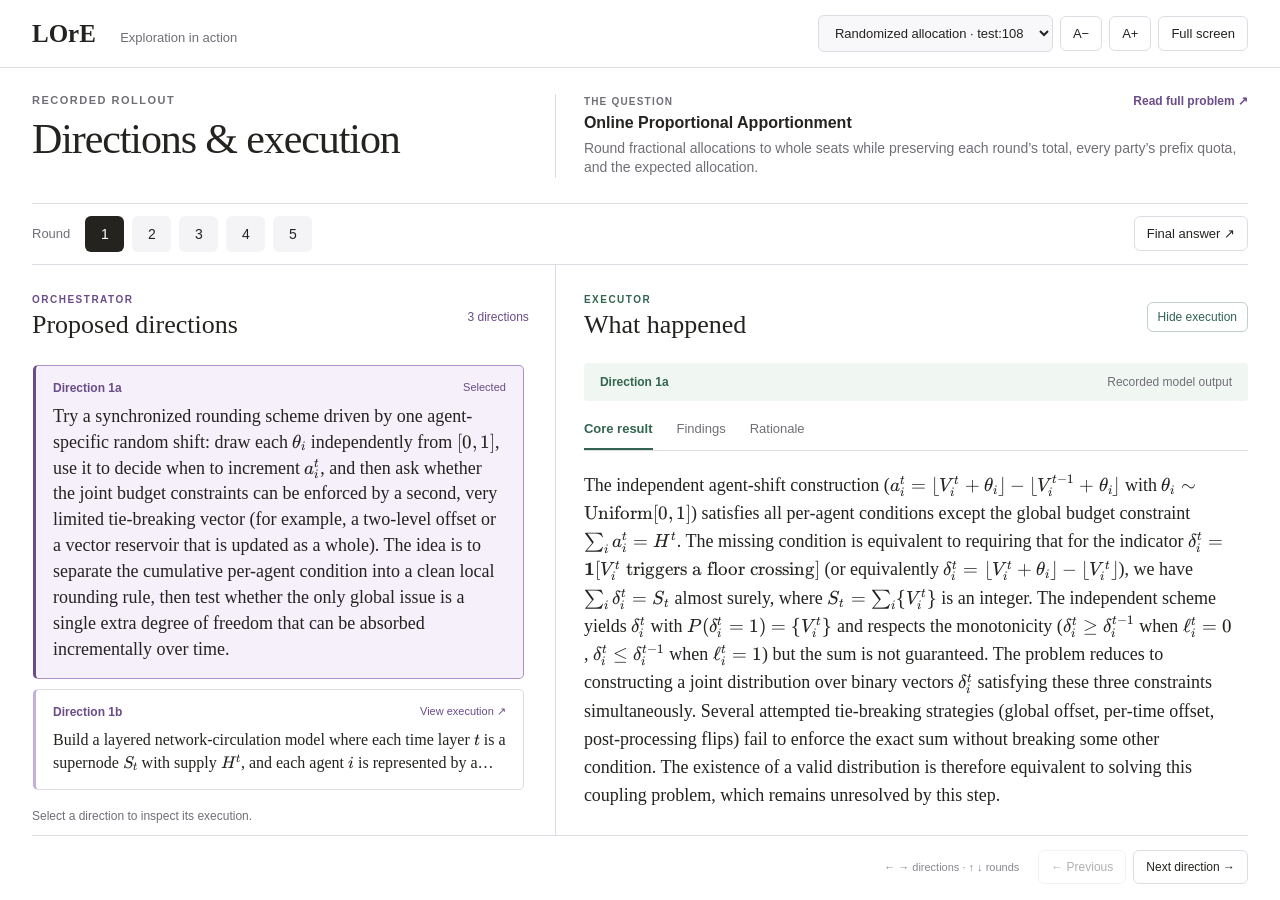
<file: index.html>
<!doctype html>
<html lang="en">
<head>
  <meta charset="utf-8">
  <meta name="viewport" content="width=device-width,initial-scale=1">
  <meta name="description" content="Step through real proposed directions, executor findings, and final answers from recorded MR V3 SFT rollouts.">
  <title>Directions & execution · LOrE</title>
  <link rel="stylesheet" href="vendor/katex.min.css">
  <link rel="stylesheet" href="style.css?v=3">
  <script defer src="vendor/katex.min.js"></script>
  <script defer src="vendor/marked.min.js"></script>
  <script defer src="data.js"></script>
  <script defer src="app.js?v=3"></script>
</head>
<body>
  <header class="topbar">
    <div class="brand">LOrE <span>Exploration in action</span></div>
    <div class="tools">
      <label class="sr-only" for="example">Choose a rollout</label><select id="example"></select>
      <button id="fontSmaller" aria-label="Decrease text size" title="Smaller text">A−</button>
      <button id="fontLarger" aria-label="Increase text size" title="Larger text">A+</button>
      <button id="fullscreen">Full screen</button>
    </div>
  </header>
  <main>
    <section class="intro">
      <div><p class="eyebrow">RECORDED ROLLOUT</p><h1>Directions & execution</h1></div>
      <div class="question-brief"><div class="question-label">THE QUESTION <button id="showQuestion" class="text-button">Read full problem ↗</button></div><h2 id="problemTitle"></h2><p id="problemSummary"></p></div>
    </section>
    <section class="timeline" aria-label="Exploration rounds">
      <span class="timeline-label">Round</span><div id="rounds"></div>
      <button id="finalButton" class="final-button">Final answer ↗</button>
    </section>
    <div class="workspace">
      <section class="directions" aria-labelledby="directionsHeading">
        <div class="section-heading"><div><p class="role purple">ORCHESTRATOR</p><h2 id="directionsHeading">Proposed directions</h2></div><span id="directionCount" class="count"></span></div>
        <div id="directions" class="direction-list"></div>
        <div class="panel-footer">Select a direction to inspect its execution.</div>
      </section>
      <section class="execution" aria-labelledby="executionHeading">
        <div class="section-heading"><div><p class="role green">EXECUTOR</p><h2 id="executionHeading">What happened</h2></div><button id="reveal" class="reveal">Hide execution</button></div>
        <div id="executionContent">
          <div class="execution-meta"><span id="activeDirection"></span><span>Recorded model output</span></div>
          <div class="tabs" role="tablist" aria-label="Executor output">
            <button role="tab" data-tab="core_result" id="tab-core_result" aria-controls="output">Core result</button>
            <button role="tab" data-tab="found" id="tab-found" aria-controls="output">Findings</button>
            <button role="tab" data-tab="rationale" id="tab-rationale" aria-controls="output">Rationale</button>
          </div>
          <div id="output" class="prose output" role="tabpanel" tabindex="0"></div>
        </div>
        <div id="hiddenExecution" hidden><span class="large-number">02</span><h3>What did the executor find?</h3><p>Choose a direction, then reveal its recorded result.</p><button id="revealBig" class="primary">Show execution</button></div>
      </section>
    </div>
    <footer>
      <div class="navigation"><span class="keyboard-hint">← → directions · ↑ ↓ rounds</span><button id="prev">← Previous</button><button id="next">Next direction →</button></div>
    </footer>
  </main>
  <dialog id="dialog"><div class="dialog-head"><p class="eyebrow" id="dialogLabel"></p><button id="closeDialog" aria-label="Close dialog">Close ×</button></div><h2 id="dialogTitle"></h2><div id="dialogBody" class="prose"></div></dialog>
  <div id="announcement" class="sr-only" aria-live="polite"></div>
</body>
</html>
</file>
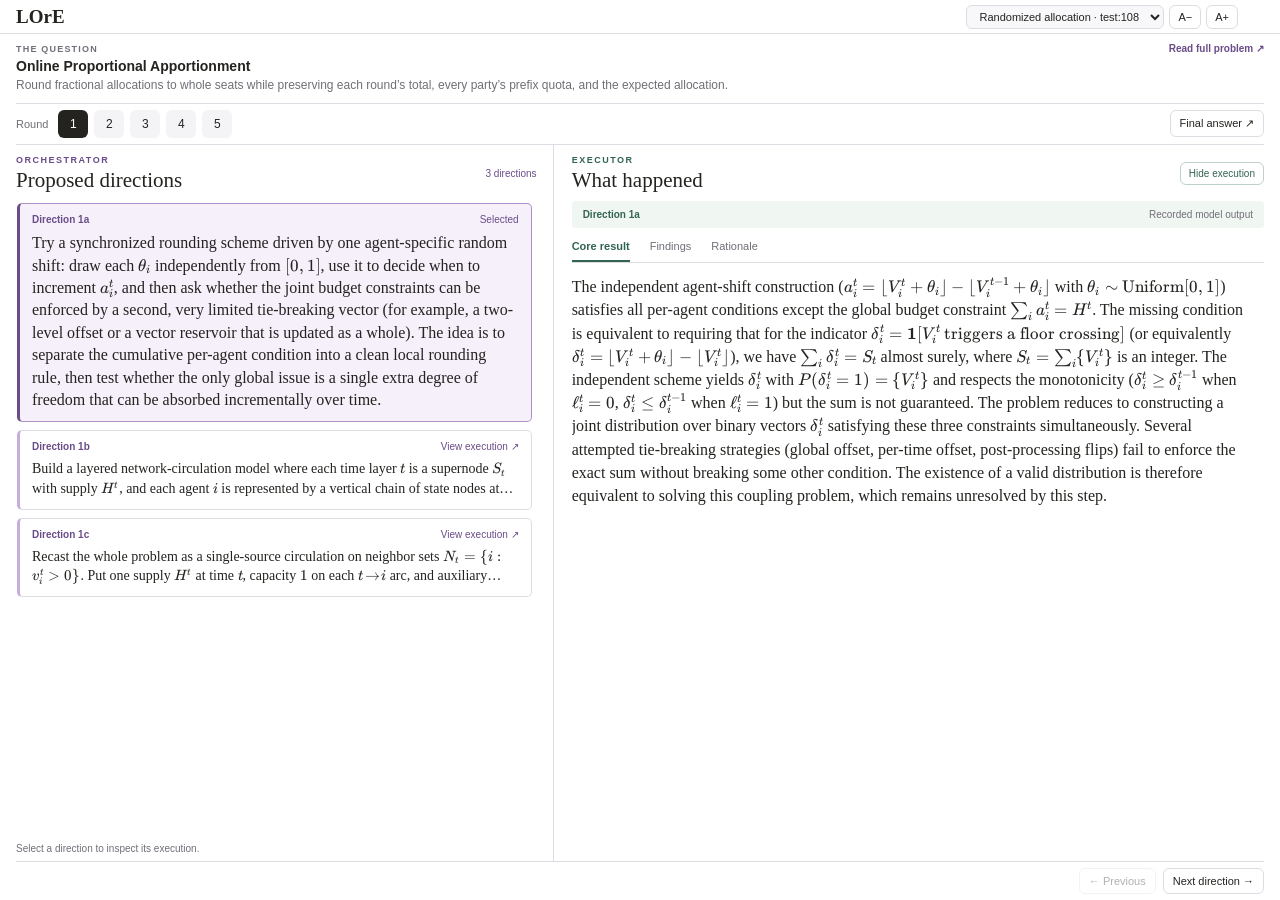
<file: content.html>
<!doctype html>
<html lang="en" class="office-document">
<head>
  <meta charset="utf-8">
  <meta name="viewport" content="width=device-width,initial-scale=1">
  <meta name="description" content="Step through real proposed directions, executor findings, and final answers from recorded MR V3 SFT rollouts.">
  <title>Directions & execution · LOrE</title>
  <link rel="stylesheet" href="vendor/katex.min.css">
  <link rel="stylesheet" href="style.css?v=3">
  <script>window._historyCache={replaceState:history.replaceState,pushState:history.pushState};</script>
  <script src="https://officeapis.public.onecdn.static.microsoft/1/office.js"></script>
  <script>
    history.replaceState=window._historyCache.replaceState;
    history.pushState=window._historyCache.pushState;
    Office.onReady(function(info){document.documentElement.dataset.officeHost=info.host||'browser';});
  </script>
  <script defer src="vendor/katex.min.js"></script>
  <script defer src="vendor/marked.min.js"></script>
  <script defer src="data.js"></script>
  <script defer src="app.js?v=3"></script>
</head>
<body class="office-content">
  <header class="topbar">
    <div class="brand">LOrE <span>Exploration in action</span></div>
    <div class="tools">
      <label class="sr-only" for="example">Choose a rollout</label><select id="example"></select>
      <button id="fontSmaller" aria-label="Decrease text size" title="Smaller text">A−</button>
      <button id="fontLarger" aria-label="Increase text size" title="Larger text">A+</button>
      <button id="fullscreen">Full screen</button>
    </div>
  </header>
  <main>
    <section class="intro">
      <div><p class="eyebrow">RECORDED ROLLOUT</p><h1>Directions & execution</h1></div>
      <div class="question-brief"><div class="question-label">THE QUESTION <button id="showQuestion" class="text-button">Read full problem ↗</button></div><h2 id="problemTitle"></h2><p id="problemSummary"></p></div>
    </section>
    <section class="timeline" aria-label="Exploration rounds">
      <span class="timeline-label">Round</span><div id="rounds"></div>
      <button id="finalButton" class="final-button">Final answer ↗</button>
    </section>
    <div class="workspace">
      <section class="directions" aria-labelledby="directionsHeading">
        <div class="section-heading"><div><p class="role purple">ORCHESTRATOR</p><h2 id="directionsHeading">Proposed directions</h2></div><span id="directionCount" class="count"></span></div>
        <div id="directions" class="direction-list"></div>
        <div class="panel-footer">Select a direction to inspect its execution.</div>
      </section>
      <section class="execution" aria-labelledby="executionHeading">
        <div class="section-heading"><div><p class="role green">EXECUTOR</p><h2 id="executionHeading">What happened</h2></div><button id="reveal" class="reveal">Hide execution</button></div>
        <div id="executionContent">
          <div class="execution-meta"><span id="activeDirection"></span><span>Recorded model output</span></div>
          <div class="tabs" role="tablist" aria-label="Executor output">
            <button role="tab" data-tab="core_result" id="tab-core_result" aria-controls="output">Core result</button>
            <button role="tab" data-tab="found" id="tab-found" aria-controls="output">Findings</button>
            <button role="tab" data-tab="rationale" id="tab-rationale" aria-controls="output">Rationale</button>
          </div>
          <div id="output" class="prose output" role="tabpanel" tabindex="0"></div>
        </div>
        <div id="hiddenExecution" hidden><span class="large-number">02</span><h3>What did the executor find?</h3><p>Choose a direction, then reveal its recorded result.</p><button id="revealBig" class="primary">Show execution</button></div>
      </section>
    </div>
    <footer>
      <div class="navigation"><span class="keyboard-hint">← → directions · ↑ ↓ rounds</span><button id="prev">← Previous</button><button id="next">Next direction →</button></div>
    </footer>
  </main>
  <dialog id="dialog"><div class="dialog-head"><p class="eyebrow" id="dialogLabel"></p><button id="closeDialog" aria-label="Close dialog">Close ×</button></div><h2 id="dialogTitle"></h2><div id="dialogBody" class="prose"></div></dialog>
  <div id="announcement" class="sr-only" aria-live="polite"></div>
</body>
</html>
</file>
<file: style.css>
:root{--ink:#242320;--muted:#716e77;--line:#dedce3;--purple:#6a4c89;--pale-purple:#f5f0fa;--green:#326450;--pale-green:#f0f7f2;--reading:18px}
*{box-sizing:border-box}body{margin:0;background:#fff;color:var(--ink);font-family:Arial,Helvetica,sans-serif}button,select{font:inherit}button,select{color:inherit;background:#fff;border:1px solid var(--line);border-radius:6px;padding:9px 12px}button{cursor:pointer}button:hover{border-color:var(--purple);background:#faf8fc}button:disabled{opacity:.35;cursor:default}button:focus-visible,select:focus-visible,a:focus-visible,[tabindex]:focus-visible{outline:3px solid #9b76c2;outline-offset:3px}a{color:var(--purple);text-decoration:none}a:hover{text-decoration:underline}.topbar{height:68px;padding:0 32px;border-bottom:1px solid var(--line);display:flex;align-items:center;justify-content:space-between;gap:20px}.brand{font-family:Georgia,'Times New Roman',serif;font-size:25px;font-weight:bold;white-space:nowrap}.brand span{font-family:Arial,Helvetica,sans-serif;font-size:13px;font-weight:normal;color:var(--muted);padding-left:18px}.tools{display:flex;gap:7px;align-items:center;font-size:13px}.tools select{max-width:300px;background:#f8f7f9}.tools button{white-space:nowrap}main{max-width:1800px;margin:auto;padding:26px 32px 0}.intro{display:grid;grid-template-columns:43% 57%;align-items:start;padding-bottom:25px}.eyebrow,.role{font-size:11px;font-weight:bold;letter-spacing:1.5px;margin:0 0 10px;color:var(--muted)}h1{font-family:Georgia,'Times New Roman',serif;font-size:42px;line-height:1.1;letter-spacing:-1.1px;font-weight:normal;margin:0}h2{margin:0;font-family:Georgia,'Times New Roman',serif;font-weight:normal;font-size:26px;line-height:1.16}.question-brief{padding-left:28px;border-left:1px solid var(--line)}.question-label{font-size:10px;letter-spacing:1.2px;font-weight:bold;color:var(--muted);display:flex;justify-content:space-between;align-items:center;margin-bottom:6px}.text-button{font-size:12px;padding:0;border:none;color:var(--purple);letter-spacing:0;background:none}.question-brief h2{font-family:Arial,Helvetica,sans-serif;font-size:16px;font-weight:bold;margin-bottom:6px}.question-brief p{font-size:14px;color:var(--muted);line-height:1.4;margin:0;max-width:680px}.timeline{display:flex;align-items:center;gap:15px;border-top:1px solid var(--line);border-bottom:1px solid var(--line);padding:12px 0}.timeline-label{font-size:13px;color:var(--muted)}#rounds{display:flex;gap:8px;flex:1;flex-wrap:wrap}#rounds button{border:1px solid transparent;background:#f4f3f5;min-width:39px;height:36px;font-size:14px;padding:6px 10px}#rounds button.active{background:var(--ink);color:#fff}.final-button{font-size:13px}.workspace{display:grid;grid-template-columns:43% 57%;height:calc(100dvh - 315px);min-height:400px;max-height:950px}.directions{padding:24px 26px 0 0;display:flex;flex-direction:column;min-width:0}.execution{padding:24px 0 0 28px;border-left:1px solid var(--line);display:flex;flex-direction:column;min-width:0}.section-heading{display:flex;justify-content:space-between;align-items:center;min-height:56px;margin-bottom:18px;gap:10px}.role{margin:0 0 5px;font-size:10px}.purple{color:var(--purple)}.green{color:var(--green)}.count{font-size:12px;color:var(--purple);white-space:nowrap}.direction-list{overflow-y:auto;padding:2px 5px 4px 1px;scrollbar-width:thin;scrollbar-color:#cfc5d8 transparent;flex:1}.direction{display:block;width:100%;text-align:left;padding:15px 17px;border:1px solid var(--line);border-left:3px solid #c3afda;margin-bottom:10px;border-radius:5px;background:#fff}.direction.active{background:var(--pale-purple);border-color:#ad90c5;border-left:3px solid var(--purple)}.direction-head{display:flex;justify-content:space-between;gap:10px;margin-bottom:9px;color:var(--purple);font-weight:bold;font-size:12px}.direction-head .hint{font-weight:normal;font-size:11px}.direction .prose{font-size:var(--reading);line-height:1.44;font-family:Georgia,'Times New Roman',serif;overflow-wrap:anywhere}.direction:not(.active) .prose{display:-webkit-box;-webkit-line-clamp:2;-webkit-box-orient:vertical;overflow:hidden;font-size:calc(var(--reading) - 2px)}.prose p{margin:0 0 1em}.prose p:last-child{margin-bottom:0}.prose ul,.prose ol{padding-left:1.5em}.prose li{margin:.45em 0}.prose h1,.prose h2,.prose h3,.prose h4{font-family:inherit;font-size:1.1em;line-height:1.3;margin:1em 0 .5em;font-weight:bold;letter-spacing:0}.prose pre{white-space:pre-wrap;font: .85em/1.5 monospace;background:#f6f4f7;padding:12px}.prose blockquote{border-left:3px solid var(--line);margin:1em 0;padding-left:15px}.prose table{border-collapse:collapse;max-width:100%;display:block;overflow:auto}.prose td,.prose th{border:1px solid var(--line);padding:6px}.prose code{font-size:.85em}.katex{font-size:1.05em}.katex-display{overflow-x:auto;overflow-y:hidden;padding:5px 0}.panel-footer{font-size:12px;color:var(--muted);padding:13px 0 12px}.reveal{font-size:12px;color:var(--green);padding:7px 10px;border-color:#bed1c6}.execution-meta{font-size:12px;color:var(--muted);display:flex;justify-content:space-between;padding:12px 16px;background:var(--pale-green);border-radius:4px}.execution-meta span:first-child{font-weight:bold;color:var(--green)}#executionContent{display:flex;flex:1;flex-direction:column;min-height:0}.tabs{display:flex;gap:24px;border-bottom:1px solid var(--line);padding:8px 0 0;margin-bottom:0}.tabs button{background:none;border:none;border-radius:0;font-size:13px;padding:12px 0;color:var(--muted);border-bottom:2px solid transparent}.tabs button[aria-selected=true]{color:var(--green);font-weight:bold;border-bottom-color:var(--green)}.output{font:var(--reading)/1.57 Georgia,'Times New Roman',serif;overflow-y:auto;overflow-x:hidden;overflow-wrap:anywhere;padding:20px 15px 24px 0;scrollbar-width:thin;scrollbar-color:#bed1c6 transparent;flex:1;min-height:0}.rawtex{color:#675481;white-space:pre-wrap}#hiddenExecution{margin:auto;text-align:center;padding:40px;color:var(--muted)}#hiddenExecution h3{font-family:Georgia,'Times New Roman',serif;font-size:28px;font-weight:normal;color:var(--ink)}.large-number{font:60px Georgia,serif;color:#d5e1d8}.primary{background:var(--green);border-color:var(--green);color:white}.primary:hover{background:#244e3c;color:white}[hidden]{display:none!important}footer{display:flex;justify-content:space-between;align-items:center;border-top:1px solid var(--line);padding:14px 0 16px;gap:15px}.source{font-size:11px;color:var(--muted)}#recordId{display:inline-block;margin-left:10px;color:#999}.navigation{display:flex;align-items:center;gap:7px}.navigation button{font-size:12px}.keyboard-hint{color:#8a8590;font-size:11px;margin-right:12px}dialog{border:1px solid var(--line);border-radius:9px;padding:28px 36px;width:min(1000px,92vw);max-height:88vh;color:var(--ink);box-shadow:0 20px 80px #0003}dialog::backdrop{background:#1d17275c;backdrop-filter:blur(3px)}.dialog-head{display:flex;justify-content:space-between;align-items:center}.dialog-head button{font-size:12px}dialog h2{font-size:30px;margin:15px 0 25px}dialog .prose{font:20px/1.6 Georgia,'Times New Roman',serif}.judge{margin-top:35px;border-top:1px solid var(--line);padding-top:18px;font-family:Arial,sans-serif;font-size:14px}.judge summary{cursor:pointer}.judge .prose{font-size:17px;margin-top:16px}.sr-only{position:absolute;width:1px;height:1px;padding:0;margin:-1px;overflow:hidden;clip:rect(0,0,0,0);white-space:nowrap;border:0}
main{height:calc(100dvh - 68px);display:flex;flex-direction:column}.intro,.timeline,footer,.section-heading,.panel-footer{flex-shrink:0}.workspace{flex:1;min-height:280px;height:auto;max-height:none}.direction-list{min-height:0}.directions{min-height:0}
@media(min-width:1550px){:root{--reading:20px}h1{font-size:49px}.question-brief h2{font-size:18px}.question-brief p{font-size:16px}.section-heading h2{font-size:30px}}
@media(max-width:1000px){.brand span,.keyboard-hint{display:none}.topbar{padding:0 20px}main{padding:22px 20px 0}.intro{grid-template-columns:40% 60%}h1{font-size:34px}.workspace{grid-template-columns:42% 58%;height:calc(100dvh - 310px)}.directions{padding-right:18px}.execution{padding-left:18px}:root{--reading:16px}.question-brief{padding-left:18px}.source{max-width:46%}.tools select{max-width:230px}}
@media(max-width:720px){.topbar{height:auto;min-height:64px;flex-wrap:wrap;padding:14px 18px;gap:12px}.tools{flex-wrap:wrap;width:100%}.tools select{flex:1;max-width:none;min-width:160px}main{padding:20px 18px 0}.intro{grid-template-columns:1fr;gap:20px}.question-brief{padding:16px 0 0;border-left:none;border-top:1px solid var(--line)}h1{font-size:35px}.timeline{gap:9px}.timeline-label{display:none}#rounds{gap:4px}#rounds button{min-width:30px;width:30px;height:32px;padding:5px}.workspace{grid-template-columns:1fr;height:auto;max-height:none;min-height:0}.directions{padding:22px 0 0}.direction-list{max-height:460px}.execution{padding:20px 0 0;border-left:none;border-top:1px solid var(--line);min-height:440px}.output{max-height:600px}.source{max-width:none}.navigation{justify-content:flex-end;width:100%}footer{flex-direction:column;align-items:flex-start}.section-heading h2{font-size:26px}dialog{padding:22px}dialog .prose{font-size:18px}}
@media(max-width:720px){main{height:auto;display:block}.direction-list{flex:none}.workspace{display:grid}.execution{height:650px}}

/* Fit the content add-in surface while keeping PowerPoint's corner menu clear. */
.office-content .topbar{height:50px;padding:0 48px 0 22px}
.office-content .brand span,.office-content #fullscreen{display:none}
.office-content main{height:calc(100dvh - 50px);padding:18px 22px 0}
.office-content .intro{padding-bottom:17px}
.office-content h1{font-size:36px}
.office-content .workspace{min-height:230px}
.office-content footer{padding:9px 0}
.office-content .direction{padding:13px 15px}
@media(max-height:640px){.office-content .intro{padding-bottom:12px}.office-content .section-heading{padding:13px 0}.office-content .topbar{height:44px}.office-content main{height:calc(100dvh - 44px);padding-top:12px}.office-content .timeline{padding:8px 0}.office-content .keyboard-hint{display:none}}

.office-content .intro{display:block}.office-content .intro>div:first-child{display:none}.office-content .question-brief{border-left:0;padding-left:0}.office-content .question-brief p{max-width:none}

/* Office's WebView resizes between editing and presenting. Keep scrolling
   inside each reading pane rather than letting grid content grow the page. */
html.office-document{height:100%;overflow:hidden}
body.office-content{height:100%;overflow:hidden;display:flex;flex-direction:column}
.office-content .topbar{flex:0 0 50px}
.office-content main{height:auto;min-height:0;flex:1;width:100%;margin:0 auto}
.office-content .workspace{height:auto;min-height:0;grid-template-rows:minmax(0,1fr);overflow:hidden}
.office-content .execution,.office-content .directions{min-height:0;overflow:hidden}
.office-content .execution-meta,.office-content .tabs{flex-shrink:0}
.office-content .section-heading{min-height:42px;margin-bottom:12px}
.office-content .execution,.office-content .directions{padding-top:16px}
@media(max-height:640px){.office-content .topbar{flex-basis:44px}.office-content .section-heading{padding:0}.office-content .panel-footer{padding:8px 0}}

/* Compact presentation controls leave more room for recorded text. */
footer{justify-content:flex-end}
html.office-document{--reading:16px}
.office-content{font-size:13px}
.office-content .topbar{height:34px;flex-basis:34px;padding:0 42px 0 16px}
.office-content .brand{font-size:19px}
.office-content .tools{font-size:11px;gap:5px}
.office-content .tools button{padding:5px 8px}
.office-content .tools select{padding:4px 8px}
.office-content main{padding:9px 16px 0}
.office-content .intro{padding-bottom:9px}
.office-content .question-label{font-size:9px;margin-bottom:4px}
.office-content .text-button{font-size:10px}
.office-content .question-brief h2{font-size:14px;margin-bottom:4px}
.office-content .question-brief p{font-size:12px;line-height:1.3}
.office-content .timeline{padding:6px 0;gap:10px}
.office-content .timeline-label{font-size:11px}
.office-content #rounds{gap:6px}
.office-content #rounds button{min-width:30px;height:28px;font-size:12px;padding:4px 8px}
.office-content .final-button{font-size:11px;padding:6px 9px}
.office-content .directions{padding:10px 16px 0 0}
.office-content .execution{padding:10px 0 0 18px}
.office-content .section-heading{min-height:34px;margin-bottom:9px;padding:0}
.office-content .section-heading h2{font-size:21px}
.office-content .role{font-size:9px;margin-bottom:3px}
.office-content .count,.office-content .reveal{font-size:10px}
.office-content .reveal{padding:5px 8px}
.office-content .direction{padding:10px 12px;margin-bottom:8px}
.office-content .direction-head{font-size:10px;margin-bottom:7px}
.office-content .direction-head .hint{font-size:10px}
.office-content .direction .prose{line-height:1.4}
.office-content .execution-meta{font-size:10px;padding:8px 11px}
.office-content .tabs{padding-top:4px;gap:20px}
.office-content .tabs button{font-size:11px;padding:8px 0}
.office-content .output{line-height:1.45;padding:12px 10px 16px 0}
.office-content .panel-footer{font-size:10px;padding:7px 0}
.office-content footer{padding:6px 0;gap:8px}
.office-content .keyboard-hint{display:none}
.office-content .navigation button{font-size:11px;padding:6px 9px}
.office-content dialog .prose{font-size:16px;line-height:1.45}
</file>
